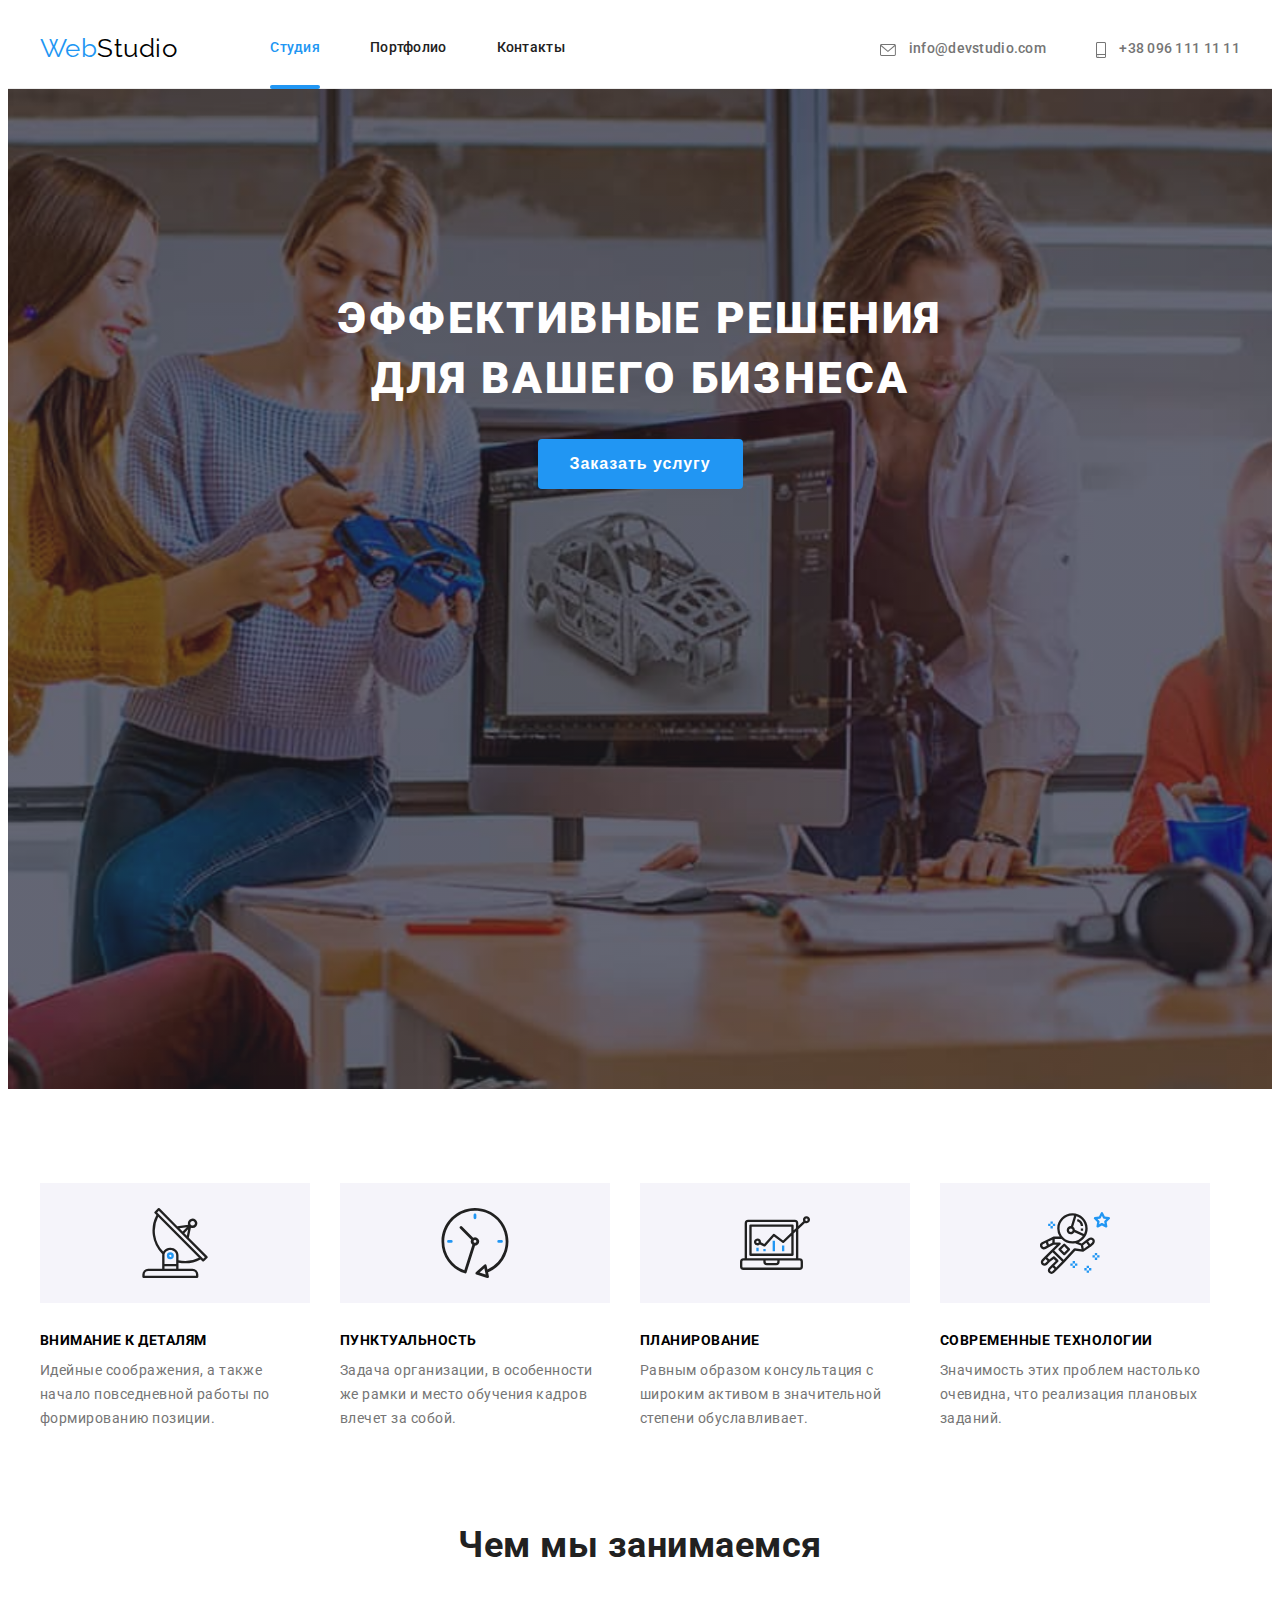
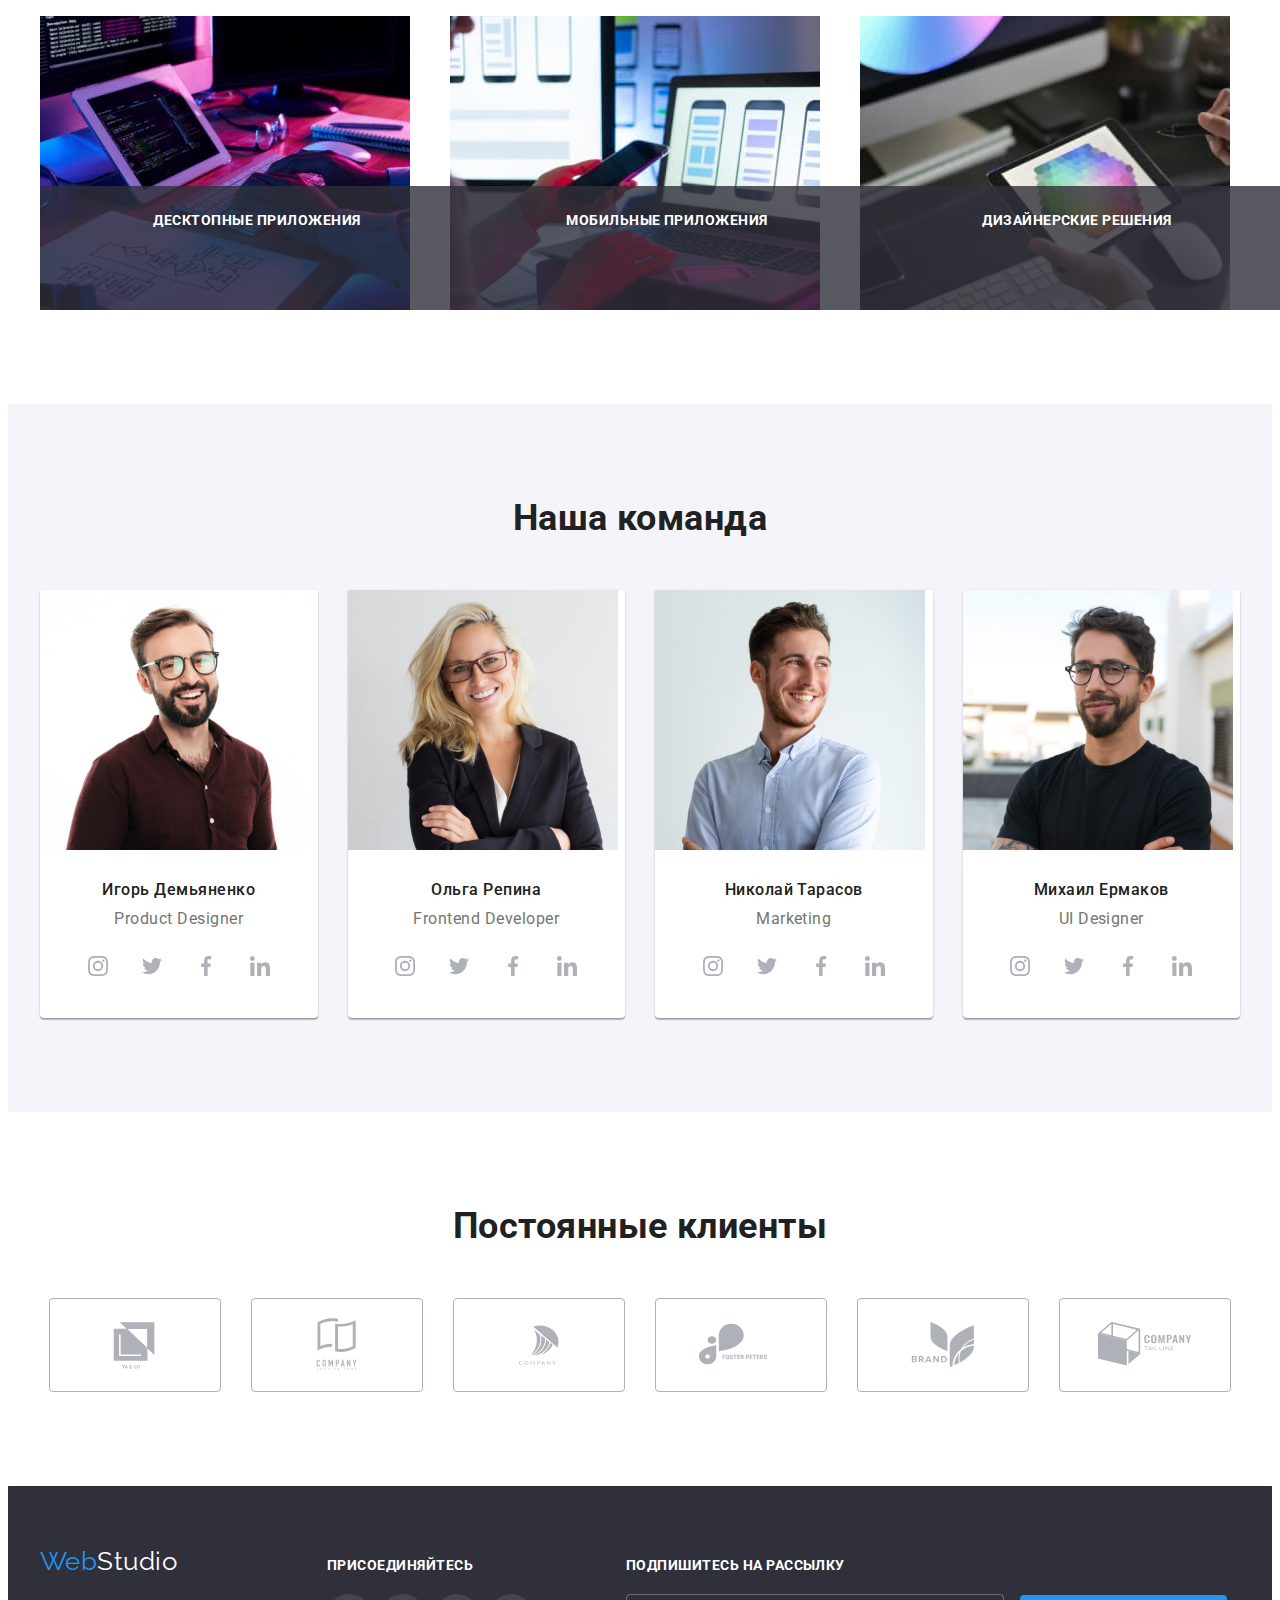
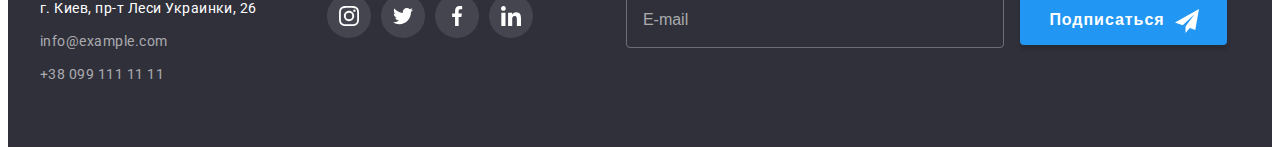
<file: index.html>
<!DOCTYPE html>
<html lang="ru">
<head>
    <meta charset="UTF-8">
    <meta http-equiv="X-UA-Compatible" content="IE=edge">
    <meta name="viewport" content="width=device-width, initial-scale=1.0">
    <title>WebStudio</title>
    <link href="https://fonts.googleapis.com/css2?family=Raleway:wght@700&family=Roboto:wght@400;500;700;900&display=swap" rel="stylesheet">
    <link rel="stylesheet" href="https://cdnjs.cloudflare.com/ajax/libs/modern-normalize/1.1.0/modern-normalize.min.css"
        integrity="sha512-wpPYUAdjBVSE4KJnH1VR1HeZfpl1ub8YT/NKx4PuQ5NmX2tKuGu6U/JRp5y+Y8XG2tV+wKQpNHVUX03MfMFn9Q=="
        crossorigin="anonymous" referrerpolicy="no-referrer" />
    <link rel="stylesheet" href="./css/main.min.css">
</head>
<body>
    <!-- ===========HEADER===========-->
    <header class="header">
        <div class="container header__wrap">
            <a href="./" class="logo header__logo link" lang="en">Web<span class="logo--black">Studio</span></a>
                <nav class="menu">
                    <ul class="menu__list list">
                        <li class="header__item"><a href="./" class="menu__link link active">Студия</a></li>
                        <li class="header__item"><a href="./portfolio.html" class="menu__link link">Портфолио</a></li>
                        <li class="header__item"><a href="./" class="menu__link link">Контакты</a></li>
                    </ul>
                </nav>
                <ul class="contacts list">
                    <li class="header__item">
                        <a href="mailto:info@devstudio.com" class=" contacts__link link" lang="en">
                            <svg class="contacts__icon header__icon" width="16" height="12">
                                <use href="./images/icons.svg#icon-posht" >
                                </use>
                            </svg> info@devstudio.com</a></li>
                    <li class="header__item">
                        <a href="tel:+380961111111" class=" contacts__link link">
                            <svg class="contacts__icon header__icon" width="10" height="16">
                                <use href="./images/icons.svg#icon-smartphone">
                                </use>
                            </svg>
                        +38 096 111 11 11
                        </a>
                    </li>
                </ul>
        </div>
    </header>
    <!-- Main unique content -->
    <main>
        <!-- Hero section -->
        <section class="hero">
            <div class="container">
                <h1 class="hero__capt">Эффективные решения для вашего бизнеса</h1>
                <button type="button" class="btn" data-modal-open>Заказать услугу</button>
            </div>
        </section>
        <!-- Section our advantage -->
        <section class="advantage">
            <div class="container">
            <h2 class="visually-hidden">Наши преимущества</h2>
                <ul class="advantage__list list">
                    <li class="advantage__item">
                        <div class="advantage__icon">
                            <svg width="70" height="70">
                                <use href="./images/icons.svg#icon-antenna"></use>
                            </svg>
                        </div>
                        <h3 class="advantage__caption">Внимание к деталям</h3>
                        <p class="advantage__text">Идейные соображения, а также начало повседневной работы по формированию позиции.</p>
                    </li>
                    <li class="advantage__item">
                        <div class="advantage__icon">
                            <svg width="70" height="70">
                                <use href="./images/icons.svg#icon-clock"></use>
                            </svg>
                        </div>
                        <h3 class="advantage__caption">Пунктуальность</h3>
                        <p class="advantage__text">Задача организации, в особенности же рамки и место обучения кадров влечет за собой.</p>
                    </li>
                    <li class="advantage__item">
                        <div class="advantage__icon">
                            <svg  width="70" height="70">
                                <use href="./images/icons.svg#icon-diagram"></use>
                            </svg>
                        </div>
                        <h3 class="advantage__caption">Планирование</h3>
                        <p class="advantage__text">Равным образом консультация с широким активом в значительной степени обуславливает.</p>
                    </li>
                    <li class="advantage__item">
                        <div class="advantage__icon">
                            <svg  width="70" height="70">
                                <use href="./images/icons.svg#icon-astronaut"></use>
                            </svg>
                        </div>
                        <h3 class="advantage__caption">Современные технологии</h3>
                        <p class="advantage__text">Значимость этих проблем настолько очевидна, что реализация плановых заданий.</p>
                    </li>
                </ul>
            </div>
        </section>
        <!-- What we do -->
        <section class="what-we-do">
            <div class="container">
                <h2 class="section-caption">Чем мы занимаемся</h2>
                <ul class="what-we-do__list list">
                    <li class="what-we-do__item">
                        <img src="./images/what-we-do/box1.jpg" alt="hand on keyboard" width="370" class="img">
                        <p class="what-we-do__text">Десктопные приложения</p>
                    </li>
                    <li class="what-we-do__item">
                        <img src="./images/what-we-do/box2.jpg" alt="phone in hand" width="370"  class="img">
                        <p class="what-we-do__text">Мобильные приложения</p>
                    </li>
                    <li class="what-we-do__item">
                        <img src="./images/what-we-do/box3.jpg" alt="laptop in hand" width="370" class="img">
                        <p class="what-we-do__text">Дизайнерские решения</p>
                    </li>
                </ul>
            </div>
        </section>
        <!-- Our Team -->
        <section class="team">
            <div class="container">
                <h2 class="section-caption">Наша команда</h2>
                <ul class="team__list list">
                    <li class="team__item">
                        <img src="./images/our-team/img1.jpg" alt="man in glases" width="270" class="img">
                        <div class="team__padding">
                            <h3 class="team__caption">Игорь Демьяненко</h3>
                            <p class="team__text" lang="en">Product Designer</p>
                            <ul class="team__soc-list list">
                                <li class="team__soc-item">
                                    <a href="" class="team__soc-link link">
                                        <svg class="team-soc-icon" width="20" height="20">
                                            <use href="./images/icons.svg#icon-instagram"></use>
                                        </svg>
                                    </a>
                                </li>
                                <li class="team__soc-item">
                                    <a href="" class="team__soc-link link">
                                        <svg class="team-soc-icon" width="20" height="20">
                                            <use href="./images/icons.svg#icon-twitter"></use>
                                        </svg>
                                    </a>
                                </li>
                                <li class="team__soc-item">
                                    <a href="" class="team__soc-link link">
                                        <svg class="team-soc-icon" width="20" height="20">
                                            <use href="./images/icons.svg#icon-facebook"></use>
                                        </svg>
                                    </a>
                                </li>
                                <li class="team__soc-item">
                                    <a href="" class="team__soc-link link">
                                        <svg class="team-soc-icon" width="20" height="20">
                                            <use href="./images/icons.svg#icon-linkedin"></use>
                                        </svg>
                                    </a>
                                </li>
                            </ul>
                        </div>
                        
                    </li>
                    <li class="team__item">
                        <img src="./images/our-team/img2.jpg" alt="woman in glases" width="270"  class="img">
                        <div class="team__padding">
                            <h3 class="team__caption">Ольга Репина</h3>
                            <p class="team__text" lang="en">Frontend Developer</p>
                            <ul class="team__soc-list list">
                                <li class="team__soc-item">
                                    <a href="" class="team__soc-link link">
                                        <svg class="team-soc-icon" width="20" height="20">
                                            <use href="./images/icons.svg#icon-instagram"></use>
                                        </svg>
                                    </a>
                                </li>
                                <li class="team__soc-item">
                                    <a href="" class="team__soc-link link">
                                        <svg class="team-soc-icon" width="20" height="20">
                                            <use href="./images/icons.svg#icon-twitter"></use>
                                        </svg>
                                    </a>
                                </li>
                                <li class="team__soc-item">
                                    <a href="" class="team__soc-link link">
                                        <svg class="team-soc-icon" width="20" height="20">
                                            <use href="./images/icons.svg#icon-facebook"></use>
                                        </svg>
                                    </a>
                                </li>
                                <li class="team__soc-item">
                                    <a href="" class="team__soc-link link">
                                        <svg class="team-soc-icon" width="20" height="20">
                                            <use href="./images/icons.svg#icon-linkedin"></use>
                                        </svg>
                                    </a>
                                </li>
                            </ul>
                        </div>
                    </li>
                    <li class="team__item">
                        <img src="./images/our-team/img3.jpg" alt="man in shirt" width="270"  class="img">
                        <div class="team__padding">
                            <h3 class="team__caption">Николай Тарасов</h3>
                            <p class="team__text" lang="en">Marketing</p>
                            <ul class="team__soc-list list">
                                <li class="team__soc-item">
                                    <a href="" class="team__soc-link link">
                                        <svg class="team-soc-icon" width="20" height="20">
                                            <use href="./images/icons.svg#icon-instagram"></use>
                                        </svg>
                                    </a>
                                </li>
                                <li class="team__soc-item">
                                    <a href="" class="team__soc-link link">
                                        <svg class="team-soc-icon" width="20" height="20">
                                            <use href="./images/icons.svg#icon-twitter"></use>
                                        </svg>
                                    </a>
                                </li>
                                <li class="team__soc-item">
                                    <a href="" class="team__soc-link link">
                                        <svg class="team-soc-icon" width="20" height="20">
                                            <use href="./images/icons.svg#icon-facebook"></use>
                                        </svg>
                                    </a>
                                </li>
                                <li class="team__soc-item">
                                    <a href="" class="team__soc-link link">
                                        <svg class="team-soc-icon" width="20" height="20">
                                            <use href="./images/icons.svg#icon-linkedin"></use>
                                        </svg>
                                    </a>
                                </li>
                            </ul>
                        </div>
                    </li>
                    <li class="team__item">
                        <img src="./images/our-team/img4.jpg" alt="main in t-shirt" width="270"  class="img">
                        <div class="team__padding">
                            <h3 class="team__caption">Михаил Ермаков</h3>
                            <p  class="team__text" lang="en">UI Designer</p>
                            <ul class="team__soc-list list">
                                <li class="team__soc-item">
                                    <a href="" class="team__soc-link link">
                                        <svg class="team-soc-icon" width="20" height="20">
                                            <use href="./images/icons.svg#icon-instagram"></use>
                                        </svg>
                                    </a>
                                </li>
                                <li class="team__soc-item">
                                    <a href="" class="team__soc-link link">
                                        <svg class="team-soc-icon" width="20" height="20">
                                            <use href="./images/icons.svg#icon-twitter"></use>
                                        </svg>
                                    </a>
                                </li>
                                <li class="team__soc-item">
                                    <a href="" class="team__soc-link link">
                                        <svg class="team-soc-icon" width="20" height="20">
                                            <use href="./images/icons.svg#icon-facebook"></use>
                                        </svg>
                                    </a>
                                </li>
                                <li class="team__soc-item">
                                    <a href="" class="team__soc-link link">
                                        <svg class="team-soc-icon" width="20" height="20">
                                            <use href="./images/icons.svg#icon-linkedin"></use>
                                        </svg>
                                    </a>
                                </li>
                            </ul>
                        </div>
                    </li>
                </ul>
            </div>
        </section>
        <!-- Regular customers -->
        <section class="customers">
            <div class="container">
                <h2 class="section-caption">Постоянные клиенты</h2>
                <ul class="customers__list list">
                    <li class="customers__item">
                        <a href="" class="customers__link link">
                            <svg class="clients-icon" width="106" height="60">
                                <use href="./images/icons.svg#icon-client-logo1"></use>
                            </svg>
                        </a>
                    </li>
                    <li class="customers__item">
                        <a href="" class="customers__link link">
                            <svg class="clients-icon" width="106" height="60">
                                <use href="./images/icons.svg#icon-client-logo2"></use>
                            </svg>
                        </a>
                    </li>
                    <li class="customers__item">
                        <a href="" class="customers__link link">
                            <svg class="clients-icon" width="106" height="60">
                                <use href="./images/icons.svg#icon-client-logo3"></use>
                            </svg>
                        </a>
                    </li>
                    <li class="customers__item">
                        <a href="" class="customers__link link">
                            <svg class="clients-icon" width="106" height="60">
                                <use href="./images/icons.svg#icon-client-logo4"></use>
                            </svg>
                        </a>
                    </li>
                    <li class="customers__item">
                        <a href="" class="customers__link link">
                            <svg class="clients-icon" width="106" height="60">
                                <use href="./images/icons.svg#icon-client-logo5"></use>
                            </svg>
                        </a>
                    </li>
                    <li class="customers__item">
                        <a href="" class="customers__link link">
                            <svg class="clients-icon" width="106" height="60">
                                <use href="./images/icons.svg#icon-client-logo6"></use>
                            </svg>
                        </a>
                    </li>
                </ul>
            </div>
        </section>
    </main>
    <!-- Footer -->
    <footer class="footer">
        <div class="container footer__wrap">
            <div>
                <a href="./" class="logo footer__logo link" lang="en">Web<span class="logo--white">Studio</span></a>
                <address class="adress">    
                <ul class="list">
                    <li class="adress__item"><a href="https://goo.gl/maps/gdu9YAMxJbdQwpBC7" 
                    target="_blank" rel="noreferrer noopener nofollow" class="adress__link adress__link--white link">г. Киев, пр-т Леси Украинки, 26</a></li>
                    <li class="adress__item"><a href="mailto:info@example.com" class="adress__link link" lang="en">info@example.com</a></li>
                    <li class="adress__item"><a href="tel:+380991111111" class="adress__link link">+38 099 111 11 11</a></li>
                </ul>
                </address>
            </div>
            <div class="join footer__join">
                <p class="join__title">присоединяйтесь</p>
                <ul class="join__list list">
                    <li class="join__item">
                        <a href="" class="join__link link">
                            <svg width="20" height="20">
                                <use href="./images/icons.svg#icon-instagram"></use>
                            </svg>
                        </a>
                    </li>
                    <li class="join__item" >
                        <a href="" class="join__link link">
                            <svg width="20" height="20">
                                <use href="./images/icons.svg#icon-twitter"></use>
                            </svg>
                        </a>
                    </li>
                    <li class="join__item">
                        <a href="" class="join__link link">
                            <svg width="20" height="20">
                                <use href="./images/icons.svg#icon-facebook"></use>
                            </svg>
                        </a>
                    </li>
                    <li class="join__item">
                        <a href="" class="join__link link">
                            <svg width="20" height="20">
                                <use href="./images/icons.svg#icon-linkedin"></use>
                            </svg>
                        </a>
                    </li>
                </ul>
            </div>
            <form class="subscribe footer__subscribe">
                <p class="subscribe__title">Подпишитесь на рассылку</p>
                <input type="email" name="email" class="subscribe__input" placeholder="E-mail">
                <button type="submit" class="subscribe__btn footer__btn btn">Подписаться<svg class="subscribe__send footer__send" width="24" height="24">
                        <use href="./images/icons.svg#icon-icon-send"></use>
                    </svg>
                </button>
            </form>
        </div>
    </footer>
    <div class="backdrop is-hidden" data-modal>
        <div class="modal">
            <button type="button" class="modal__icon-close">
                <svg width="18" height="18" data-modal-close>
                    <use href="./images/icons.svg#icon-close"></use>
                </svg>
            </button>
            <form class="feedback">
                <p class="feedback__title">Оставьте свои данные, мы вам перезвоним</p>
                <label for="name" class="feedback__label">Имя</label>
                <div class="feedback__wrap">
                <input type="text" name="name" id="name" class="feedback__input">
                    <svg class="feedback__icon" width="18" height="18">
                        <use href="./images/icons.svg#icon-person"></use>
                    </svg>
                </div>
                <label for="phone" class="feedback__label">Телефон</label>
                    <div class="feedback__wrap">
                        <input type="tel" name="phone" id="phone" class="feedback__input">
                        <svg class="feedback__icon" width="18" height="18">
                            <use href="./images/icons.svg#icon-phone"></use>
                        </svg>
                    </div> 
                <label for="email" class="feedback__label">Почта</label>
                    <div class="feedback__wrap">
                        <input type="email" name="email" id="email" class="feedback__input">
                        <svg class="feedback__icon" width="18" height="18">
                            <use href="./images/icons.svg#icon-email"></use>
                        </svg>
                    </div>
                <label for="user-text" class="feedback__label">Комментарий</label>
                <textarea 
                name="user-text" 
                id="user-text"
                class="feedback__text"
                placeholder="Введите текст"
                ></textarea>
                <input type="checkbox" name="form-check" id="form-check" class="checkbox visually-hidden">
                <label for="form-check" class="checkbox__label">
                    <span class="checkbox__wrap">
                        <svg class="checkbox__icon" width="16" height="15">
                            <use href="./images/icons.svg#icon-cheked"></use>
                        </svg>
                    </span>
                    Соглашаюсь с рассылкой и принимаю &nbsp;
                    <a href="#" class="checkbox__link">Условия договора</a>
                </label>
                <button type="submit" class="btn feedback__btn">Отправить</button>
            </form>
        </div>
    </div>
    <script src="./js/modal.js"></script>
</body>
</html>
</file>
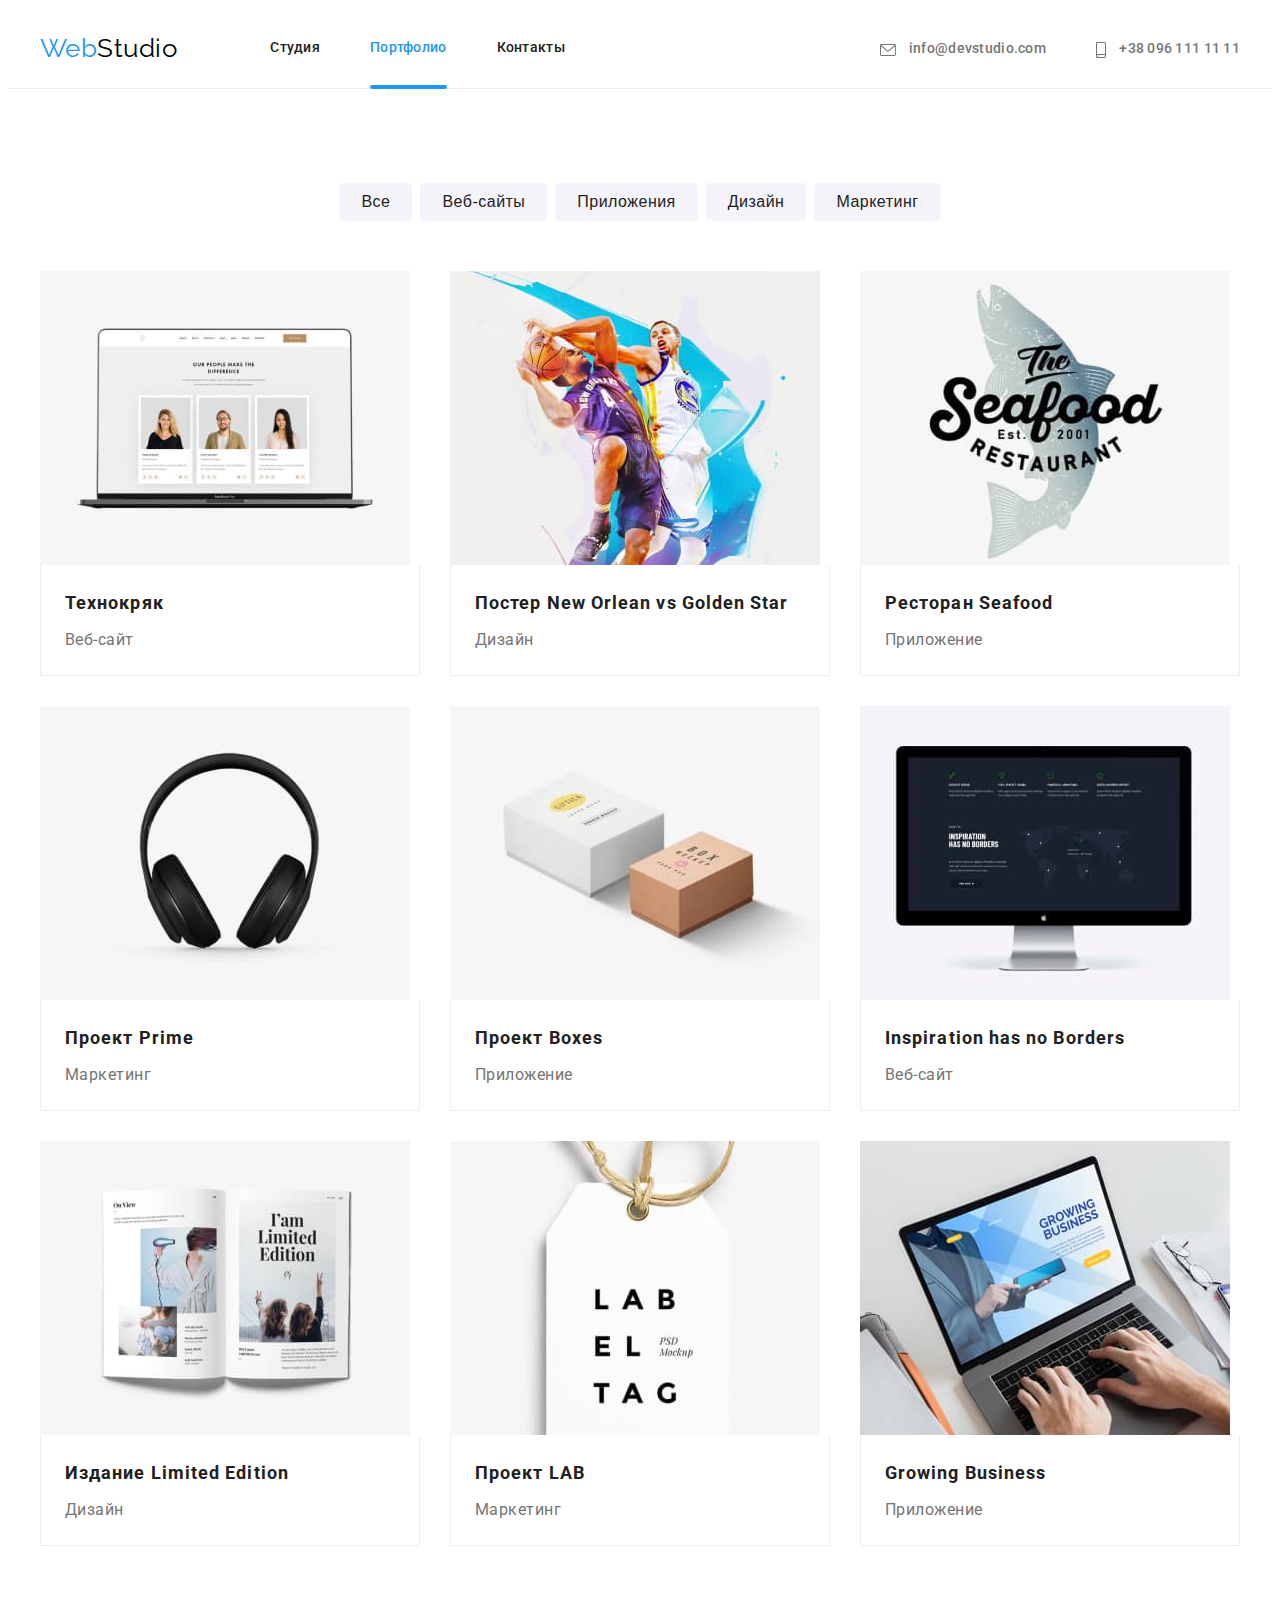
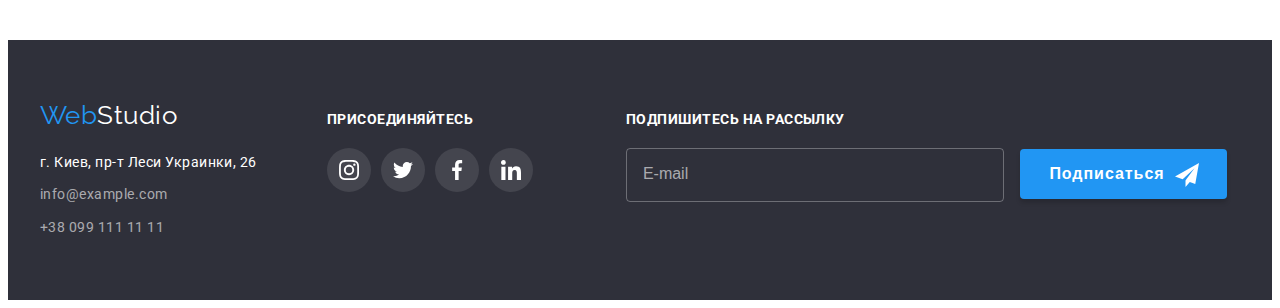
<file: portfolio.html>
<!DOCTYPE html>
<html lang="ru">
<head>
    <meta charset="UTF-8">
    <meta http-equiv="X-UA-Compatible" content="IE=edge">
    <meta name="viewport" content="width=device-width, initial-scale=1.0">
    <title>Portfolio</title>
    <link href="https://fonts.googleapis.com/css2?family=Raleway:wght@700&family=Roboto:wght@400;500;700;900&display=swap" rel="stylesheet">
    <link rel="stylesheet" href="https://cdnjs.cloudflare.com/ajax/libs/modern-normalize/1.1.0/modern-normalize.min.css"
        integrity="sha512-wpPYUAdjBVSE4KJnH1VR1HeZfpl1ub8YT/NKx4PuQ5NmX2tKuGu6U/JRp5y+Y8XG2tV+wKQpNHVUX03MfMFn9Q=="
        crossorigin="anonymous" referrerpolicy="no-referrer" />
    <link rel="stylesheet" href="./css/portfolio.min.css">
</head>
<body>
    <!-- ===========HEADER===========-->
    <header class="header">
        <div class="container header__wrap">
            <a href="./" class="logo header__logo link" lang="en">Web<span class="logo--black">Studio</span></a>
            <nav class="menu">
                <ul class="menu__list list">
                    <li class="header__item"><a href="./" class="menu__link link">Студия</a></li>
                    <li class="header__item"><a href="./portfolio.html" class="menu__link link active">Портфолио</a></li>
                    <li class="header__item"><a href="./" class="menu__link link">Контакты</a></li>
                </ul>
            </nav>
            <ul class="contacts list">
                <li class="header__item">
                    <a href="mailto:info@devstudio.com" class=" contacts__link link" lang="en">
                        <svg class="contacts__icon header__icon" width="16" height="12">
                            <use href="./images/icons.svg#icon-posht">
                            </use>
                        </svg> info@devstudio.com</a>
                </li>
                <li class="header__item">
                    <a href="tel:+380961111111" class=" contacts__link link">
                        <svg class="contacts__icon header__icon" width="10" height="16">
                            <use href="./images/icons.svg#icon-smartphone">
                            </use>
                        </svg>
                        +38 096 111 11 11
                    </a>
                </li>
            </ul>
        </div>
    </header>
    <!-- Main unique content -->
    <main>
        <!-- Section 1 Our Works -->
        <section class="works">
            <div class="container">
                <h1 class="visually-hidden">Наши работы</h1>
                <ul class="works__list list">
                    <li class="works__item"><button type="button" class="works__btn">Все</button></li>
                    <li class="works__item"><button type="button" class="works__btn">Веб-сайты</button></li>
                    <li class="works__item"><button type="button" class="works__btn">Приложения</button></li>
                    <li class="works__item"><button type="button" class="works__btn">Дизайн</button></li>
                    <li class="works__item"><button type="button" class="works__btn">Маркетинг</button></li>
                </ul>
                <ul class="gallery list">
                    <li class="gallery__item">
                        <a href="./portfolio.html" class="gallery__link link">
                            <div class="gallery__wrap">
                                <img src="./images/partfolio/img1.jpg" alt="Веб-сайт на ноутбуке" width="370" class="img">
                                <p class="gallery__cover-text">Ресурс предлагает комплексные предложения с разным уровнем функционала и сервисов. Все это позволит посетителю получить
                                исчерпывающие сведения о компании или частном лице.</p>
                            </div>
                            <div class="gallery__ptext">
                                <h2 class="gallery__capt">Технокряк</h2>
                                <p  class="gallery__text">Веб-сайт</p>
                            </div>
                        </a>
                    </li>
                    <li class="gallery__item">
                        <a href="./portfolio.html" class="gallery__link link"> 
                            <div class="gallery__wrap">
                                <img src="./images/partfolio/img2.jpg" alt="Блок в баскетболе" width="370" class="img">
                                <p class="gallery__cover-text">Ресурс предлагает комплексные предложения с разным уровнем функционала и сервисов. Все это позволит посетителю получить исчерпывающие сведения о компании или частном лице.</p>
                            </div>
                            <div class="gallery__ptext">
                                <h2 class="gallery__capt">Постер New Orlean vs Golden Star</h2>
                                <p  class="gallery__text">Дизайн</p>
                            </div>
                        </a>
                    </li>
                    <li class="gallery__item">
                        <a href="./portfolio.html" class="gallery__link link">
                            <div class="gallery__wrap">
                                <img src="./images/partfolio/img3.jpg" alt="Рыба и надпись" width="370" class="img">
                                <p class="gallery__cover-text">Ресурс предлагает комплексные предложения с разным уровнем функционала и сервисов. Все это позволит посетителю получить исчерпывающие сведения о компании или частном лице.</p>
                            </div>
                            <div class="gallery__ptext">
                                <h2 class="gallery__capt">Ресторан Seafood</h2>
                                <p  class="gallery__text">Приложение</p>
                            </div>
                        </a>
                    </li>
                    <li class="gallery__item">
                        <a href="./portfolio.html" class="gallery__link link">
                            <div class="gallery__wrap">
                                <img src="./images/partfolio/img4.jpg" alt="Наушники" width="370" class="img">
                                <p class="gallery__cover-text">Ресурс предлагает комплексные предложения с разным уровнем функционала и сервисов. Все это позволит посетителю получить исчерпывающие сведения о компании или частном лице.</p>
                            </div>
                            <div class="gallery__ptext">
                                <h2 class="gallery__capt">Проект Prime</h2>
                                <p  class="gallery__text">Маркетинг</p>
                            </div>
                        </a>
                    </li>
                    <li class="gallery__item">
                        <a href="./portfolio.html" class="gallery__link link">
                            <div class="gallery__wrap">
                                <img src="./images/partfolio/img5.jpg" alt="Белая и коричневая коробка" width="370" class="img">
                                <p class="gallery__cover-text">Ресурс предлагает комплексные предложения с разным уровнем функционала и сервисов. Все это позволит посетителю получить исчерпывающие сведения о компании или частном лице.</p>
                            </div>
                            <div class="gallery__ptext">
                                <h2 class="gallery__capt">Проект Boxes</h2>
                                <p  class="gallery__text">Приложение</p>
                            </div>
                        </a>
                    </li>
                    <li class="gallery__item">
                        <a href="./portfolio.html" class="gallery__link link">
                            <div class="gallery__wrap">
                                <img src="./images/partfolio/img6.jpg" alt="Сайт на мониторе" width="370" class="img">
                                <p class="gallery__cover-text">Ресурс предлагает комплексные предложения с разным уровнем функционала и сервисов. Все это позволит посетителю получить исчерпывающие сведения о компании или частном лице.</p>
                            </div>
                            <div class="gallery__ptext">
                                <h2 class="gallery__capt">Inspiration has no Borders</h2>
                                <p  class="gallery__text">Веб-сайт</p>
                            </div>
                        </a>
                    </li>
                    <li class="gallery__item">
                        <a href="./portfolio.html" class="gallery__link link">
                            <div class="gallery__wrap">
                                <img src="./images/partfolio/img7.jpg" alt="Открытый журнал" width="370" class="img">
                                <p class="gallery__cover-text">Ресурс предлагает комплексные предложения с разным уровнем функционала и сервисов. Все это позволит посетителю получить исчерпывающие сведения о компании или частном лице.</p>
                            </div>
                            <div class="gallery__ptext">
                                <h2 class="gallery__capt">Издание Limited Edition</h2>
                                <p  class="gallery__text">Дизайн</p>
                            </div>
                        </a>
                    </li>
                    <li class="gallery__item">
                        <a href="./portfolio.html" class="gallery__link link">
                            <div class="gallery__wrap">
                                <img src="./images/partfolio/img8.jpg" alt="Бирка с подписью" width="370" class="img">
                                <p class="gallery__cover-text">Ресурс предлагает комплексные предложения с разным уровнем функционала и сервисов. Все это позволит посетителю получить исчерпывающие сведения о компании или частном лице.</p>
                            </div>
                            <div class="gallery__ptext">
                                <h2 class="gallery__capt">Проект LAB</h2>
                                <p class="gallery__text">Маркетинг</p>
                            </div>
                        </a>
                    </li>
                    <li class="gallery__item">
                        <a href="./portfolio.html" class="gallery__link link">
                            <div class="gallery__wrap">
                                <img src="./images/partfolio/img9.jpg" alt="Пальцы на клавиатуре ноутбука" width="370" class="img">
                                <p class="gallery__cover-text">Ресурс предлагает комплексные предложения с разным уровнем функционала и сервисов. Все это позволит посетителю получить исчерпывающие сведения о компании или частном лице.</p>
                            </div>
                            <div class="gallery__ptext">
                                <h2 class="gallery__capt">Growing Business</h2>
                                <p class="gallery__text">Приложение</p>
                            </div>
                        </a>
                    </li>
                </ul>
            </div>
        </section>

    </main>
    <!-- Footer -->
    <footer class="footer">
        <div class="container footer__wrap">
            <div>
                <a href="./" class="logo footer__logo link" lang="en">Web<span class="logo--white">Studio</span></a>
                <address class="adress">
                    <ul class="list">
                        <li class="adress__item"><a href="https://goo.gl/maps/gdu9YAMxJbdQwpBC7" target="_blank"
                                rel="noreferrer noopener nofollow" class="adress__link adress__link--white link">г. Киев,
                                пр-т Леси Украинки, 26</a></li>
                        <li class="adress__item"><a href="mailto:info@example.com" class="adress__link link"
                                lang="en">info@example.com</a></li>
                        <li class="adress__item"><a href="tel:+380991111111" class="adress__link link">+38 099 111 11 11</a>
                        </li>
                    </ul>
                </address>
            </div>
            <div class="join footer__join">
                <p class="join__title">присоединяйтесь</p>
                <ul class="join__list list">
                    <li class="join__item">
                        <a href="" class="join__link link">
                            <svg width="20" height="20">
                                <use href="./images/icons.svg#icon-instagram"></use>
                            </svg>
                        </a>
                    </li>
                    <li class="join__item">
                        <a href="" class="join__link link">
                            <svg width="20" height="20">
                                <use href="./images/icons.svg#icon-twitter"></use>
                            </svg>
                        </a>
                    </li>
                    <li class="join__item">
                        <a href="" class="join__link link">
                            <svg width="20" height="20">
                                <use href="./images/icons.svg#icon-facebook"></use>
                            </svg>
                        </a>
                    </li>
                    <li class="join__item">
                        <a href="" class="join__link link">
                            <svg width="20" height="20">
                                <use href="./images/icons.svg#icon-linkedin"></use>
                            </svg>
                        </a>
                    </li>
                </ul>
            </div>
            <form class="subscribe footer__subscribe">
                <p class="subscribe__title">Подпишитесь на рассылку</p>
                <input type="email" name="email" class="subscribe__input" placeholder="E-mail">
                <button type="submit" class="subscribe__btn footer__btn btn">Подписаться<svg
                        class="subscribe__send footer__send" width="24" height="24">
                        <use href="./images/icons.svg#icon-icon-send"></use>
                    </svg>
                </button>
            </form>
        </div>
    </footer>
</body>
</html>
</file>
<file: css/main.min.css>
.visually-hidden{position:absolute;white-space:nowrap;width:1px;height:1px;overflow:hidden;border:0;padding:0;clip:rect(0 0 0 0);clip-path:inset(50%);margin:-1px}body{font-family:"Roboto",sans-serif;letter-spacing:.03em}.link{text-decoration:none}.list{list-style-type:none}h1,h2,h3,h4,h5,h6,p,ul{margin:0;padding:0}.img{display:block;max-width:100%;height:auto}.container{width:1200px;padding-left:15px;padding-right:15px;margin-left:auto;margin-right:auto}.logo{color:#2196f3;font-family:"Raleway",sans-serif;font-size:26px;line-height:1.19}.logo--black{color:#000}.logo--white{color:#fff}.header{border-bottom:1px solid #ececec}.header__wrap{display:flex;align-items:center}.header__item:not(:last-child){margin-right:50px}.header__logo{margin-right:93px}.menu__list{display:flex}.menu__link{transition:color 250ms cubic-bezier(0.4, 0, 0.2, 1);display:block;padding-top:32px;padding-bottom:32px;font-weight:500;font-size:14px;line-height:1.14;letter-spacing:.02em;color:#212121}.menu__link:hover,.menu__link:focus{color:#2196f3}.active{color:#2196f3;position:relative}.active::after{content:"";position:absolute;bottom:-1px;left:0;width:100%;height:4px;border-radius:2px;background-color:#2196f3}.contacts{display:flex;margin-left:auto;align-items:center}.contacts__link:hover,.contacts__link:focus{color:#2196f3}.contacts__link{transition:color 250ms cubic-bezier(0.4, 0, 0.2, 1);padding-top:32px;padding-bottom:32px;font-weight:500;font-size:14px;line-height:1.14;letter-spacing:.02em;color:#757575}.contacts__icon{fill:currentColor;vertical-align:middle}.header__icon{margin-right:10px}.btn{transition:background-color 250ms cubic-bezier(0.4, 0, 0.2, 1);border-radius:4px;border:rgba(0,0,0,0);padding:10px 32px;min-width:200px;font-weight:700;font-size:16px;line-height:1.87;letter-spacing:.06em;cursor:pointer;background-color:#2196f3;color:#fff}.btn:hover,.btn:focus{background-color:#188ce8}.adress__item:not(:last-child){margin-bottom:9px}.adress__link{transition:color 250ms cubic-bezier(0.4, 0, 0.2, 1);display:inline-block;font-style:normal;font-weight:400;font-size:14px;line-height:1.71;color:rgba(255,255,255,.6)}.adress__link:hover,.adress__link:focus{color:#2196f3}.adress__link--white{color:#fff}.footer__join{margin-left:70px}.join__title{font-weight:700;font-size:14px;line-height:1.14;text-transform:uppercase;color:#fff;margin-bottom:20px}.join__list{display:flex;justify-content:center;align-items:center}.join__item+.join__item{margin-left:10px}.join__link{transition:background-color 250ms cubic-bezier(0.4, 0, 0.2, 1);width:44px;height:44px;background-color:rgba(255,255,255,.1);border-radius:50%;display:flex;justify-content:center;align-items:center;fill:#fff}.join__link:hover,.join__link:focus{background-color:#2196f3}.subscribe__title{display:flex;font-weight:700;font-size:14px;line-height:1.14;text-transform:uppercase;color:#fff;margin-bottom:20px}.subscribe__input{padding-left:16px;width:358px;height:50px;background-color:rgba(0,0,0,0);outline:none;border:1px solid rgba(255,255,255,.3);border-radius:4px;color:rgba(255,255,255,.6)}.subscribe__input::placeholder{font-size:16px;line-height:1.25;color:rgba(255,255,255,.6)}.footer__btn{margin-left:12px}.subscribe__btn{padding-left:29px;padding-right:28px;fill:currentColor;box-shadow:0px 4px 4px rgba(0,0,0,.15)}.footer__send{margin-left:10px}.subscribe__send{vertical-align:middle}.backdrop{position:fixed;top:0;width:100%;height:100%;background:rgba(0,0,0,.2);transition:opacity 1000ms,visibility 1000ms,transform 1000ms}.is-hidden{opacity:0;pointer-events:none;visibility:hidden}.modal{position:absolute;top:50%;left:50%;transform:rotateY(360deg) rotateX(360deg) translate(-50%, -50%) scale(1);transition:transform 1000ms;width:528px;min-height:581px;background-color:#fff;box-shadow:0px 1px 3px rgba(0,0,0,.12),0px 1px 1px rgba(0,0,0,.14),0px 2px 1px rgba(0,0,0,.2);border-radius:4px}.backdrop.is-hidden .modal{top:50%;left:50%;transform:rotateY(180deg) rotateX(0) translate(-50%, -50%) scale(0.1)}.modal__icon-close:focus,.modal__icon-close:hover{fill:#2196f3}.modal__icon-close{position:absolute;top:8px;right:8px;width:30px;height:30px;padding:5px;border:1px solid rgba(0,0,0,.1);border-radius:50%;cursor:pointer;background-color:rgba(0,0,0,0);transition:fill 250ms cubic-bezier(0.4, 0, 0.2, 1)}.section-caption{margin-bottom:50px;font-size:36px;line-height:1.16;text-align:center;color:#212121}.feedback{padding:40px}.feedback__input:focus{border-color:#2196f3}.feedback__text::placeholder{font-size:14px;line-height:1.14;letter-spacing:.01em;color:rgba(117,117,117,.5)}.feedback__title{margin-bottom:12px;font-weight:700;font-size:20px;line-height:1.15;color:#212121}.feedback__label{font-size:12px;line-height:1.16;letter-spacing:.01em;color:#757575}.feedback__wrap{position:relative;margin-bottom:12px}.feedback__input{width:100%;height:40px;border:1px solid rgba(33,33,33,.2);border-radius:4px;padding-left:32px;cursor:pointer;background-color:rgba(0,0,0,0);outline:none}.feedback__icon{position:absolute;top:50%;transform:translateY(-50%);left:12px}.feedback__input:focus+.feedback__icon{fill:#2196f3}.feedback__text{width:100%;min-height:120px;border:1px solid rgba(33,33,33,.2);border-radius:4px;padding:12px 16px;background-color:rgba(0,0,0,0);cursor:pointer;outline:none;resize:none}.feedback__btn{display:block;margin:0 auto}.checkbox__label,.checkbox__link{display:flex;align-items:center;justify-content:center;font-size:14px;line-height:1.71;color:#757575}.checkbox__link{color:#2196f3}.checkbox__label{margin-top:20px;margin-bottom:20px}.checkbox__wrap{content:"";width:16px;height:15px;margin-right:8px;border:2px solid #212121;border-radius:2px;display:flex;align-items:center;justify-content:center}.checkbox:checked+.checkbox__label .checkbox__wrap{background-color:#2196f3;border:none}.checkbox__icon{fill:rgba(0,0,0,0);cursor:pointer}.checkbox:checked+.checkbox__label .checkbox__icon{fill:#eee}.hero{max-width:1600px;height:600px;background-color:#c4c4c4;background-image:linear-gradient(rgba(47, 48, 58, 0.4), rgba(47, 48, 58, 0.4)),url(../images/hero-bg.jpg);background-repeat:no-repeat;background-position:center;background-size:cover;margin-right:auto;margin-left:auto;padding-top:200px;padding-bottom:200px;text-align:center}.hero__capt{max-width:700px;margin-right:auto;margin-bottom:30px;margin-left:auto;font-weight:900;font-size:44px;line-height:1.36;letter-spacing:.06em;text-transform:uppercase;color:#fff}.advantage{padding-top:94px}.advantage__list{display:flex}.advantage__item:not(:last-child){margin-right:30px}.advantage__icon{display:flex;justify-content:center;align-items:center;width:270px;height:120px;background-color:#f5f4fa}.advantage__caption{margin-top:30px;margin-bottom:10px;font-size:14px;line-height:1.14;text-transform:uppercase;color:var(--main-text)}.advantage__text{max-width:270px;font-weight:400;font-size:14px;line-height:1.71;color:#757575}.what-we-do{padding-top:94px;padding-bottom:94px}.what-we-do__list{display:flex;margin-right:-30px}.what-we-do__item{position:relative;flex-basis:calc(33.3333333333% - 30px);margin-right:30px}.what-we-do__text{position:absolute;bottom:0;width:100%;height:70px;padding:27px;font-weight:700;font-size:14px;line-height:1.14;text-align:center;text-transform:uppercase;background-color:rgba(47,48,58,.8);color:#fff}.team{background-color:#f5f4fa;padding-top:94px;padding-bottom:94px}.team__soc-link:hover,.team__soc-link:focus{background-color:#2196f3;fill:#fff}.team__list{display:flex;margin-right:-30px}.team__item{flex-basis:calc(25% - 30px);margin-right:30px;width:270px;height:428px;background-color:#fff;border-radius:0px 0px 4px 4px;box-shadow:0px 1px 3px rgba(0,0,0,.12),0px 1px 1px rgba(0,0,0,.14),0px 2px 1px rgba(0,0,0,.2)}.team__padding{text-align:center;padding:30px}.team__caption{color:#212121;font-weight:500;font-size:16px;line-height:1.19;margin-bottom:10px}.team__text{color:#757575;font-weight:400;font-size:16px;line-height:1.19;margin-bottom:16px}.team__soc-list{display:flex;justify-content:center}.team__soc-item+.team__soc-item{margin-left:10px}.team__soc-link{transition:background-color 250ms cubic-bezier(0.4, 0, 0.2, 1),fill 250ms cubic-bezier(0.4, 0, 0.2, 1);width:44px;height:44px;background-color:#fff;border-radius:50%;display:flex;justify-content:center;align-items:center;fill:#afb1b8}.customers{background-color:#fff;padding-top:94px;padding-bottom:94px}.customers__link:hover{fill:#2196f3;border:1px solid #2196f3}.customers__list{display:flex;justify-content:center}.customers__item+.customers__item{margin-left:30px}.customers__link{transition:fill 250ms cubic-bezier(0.4, 0, 0.2, 1),border 250ms cubic-bezier(0.4, 0, 0.2, 1);width:170px;height:92px;border:1px solid #afb1b8;border-radius:4px;display:flex;justify-content:center;align-items:center;fill:#afb1b8}.footer{background-color:#2f303a;padding-top:60px;padding-bottom:60px}.footer__wrap{display:flex;align-items:baseline}.footer__logo{display:block;margin-bottom:20px}.footer__subscribe{margin-left:93px}/*# sourceMappingURL=main.min.css.map */
</file>
<file: css/portfolio.min.css>
.visually-hidden{position:absolute;white-space:nowrap;width:1px;height:1px;overflow:hidden;border:0;padding:0;clip:rect(0 0 0 0);clip-path:inset(50%);margin:-1px}body{font-family:"Roboto",sans-serif;letter-spacing:.03em}.link{text-decoration:none}.list{list-style-type:none}h1,h2,h3,h4,h5,h6,p,ul{margin:0;padding:0}.img{display:block;max-width:100%;height:auto}.container{width:1200px;padding-left:15px;padding-right:15px;margin-left:auto;margin-right:auto}.logo{color:#2196f3;font-family:"Raleway",sans-serif;font-size:26px;line-height:1.19}.logo--black{color:#000}.logo--white{color:#fff}.header{border-bottom:1px solid #ececec}.header__wrap{display:flex;align-items:center}.header__item:not(:last-child){margin-right:50px}.header__logo{margin-right:93px}.menu__list{display:flex}.menu__link{transition:color 250ms cubic-bezier(0.4, 0, 0.2, 1);display:block;padding-top:32px;padding-bottom:32px;font-weight:500;font-size:14px;line-height:1.14;letter-spacing:.02em;color:#212121}.menu__link:hover,.menu__link:focus{color:#2196f3}.active{color:#2196f3;position:relative}.active::after{content:"";position:absolute;bottom:-1px;left:0;width:100%;height:4px;border-radius:2px;background-color:#2196f3}.contacts{display:flex;margin-left:auto;align-items:center}.contacts__link:hover,.contacts__link:focus{color:#2196f3}.contacts__link{transition:color 250ms cubic-bezier(0.4, 0, 0.2, 1);padding-top:32px;padding-bottom:32px;font-weight:500;font-size:14px;line-height:1.14;letter-spacing:.02em;color:#757575}.contacts__icon{fill:currentColor;vertical-align:middle}.header__icon{margin-right:10px}.btn{transition:background-color 250ms cubic-bezier(0.4, 0, 0.2, 1);border-radius:4px;border:rgba(0,0,0,0);padding:10px 32px;min-width:200px;font-weight:700;font-size:16px;line-height:1.87;letter-spacing:.06em;cursor:pointer;background-color:#2196f3;color:#fff}.btn:hover,.btn:focus{background-color:#188ce8}.adress__item:not(:last-child){margin-bottom:9px}.adress__link{transition:color 250ms cubic-bezier(0.4, 0, 0.2, 1);display:inline-block;font-style:normal;font-weight:400;font-size:14px;line-height:1.71;color:rgba(255,255,255,.6)}.adress__link:hover,.adress__link:focus{color:#2196f3}.adress__link--white{color:#fff}.footer__join{margin-left:70px}.join__title{font-weight:700;font-size:14px;line-height:1.14;text-transform:uppercase;color:#fff;margin-bottom:20px}.join__list{display:flex;justify-content:center;align-items:center}.join__item+.join__item{margin-left:10px}.join__link{transition:background-color 250ms cubic-bezier(0.4, 0, 0.2, 1);width:44px;height:44px;background-color:rgba(255,255,255,.1);border-radius:50%;display:flex;justify-content:center;align-items:center;fill:#fff}.join__link:hover,.join__link:focus{background-color:#2196f3}.subscribe__title{display:flex;font-weight:700;font-size:14px;line-height:1.14;text-transform:uppercase;color:#fff;margin-bottom:20px}.subscribe__input{padding-left:16px;width:358px;height:50px;background-color:rgba(0,0,0,0);outline:none;border:1px solid rgba(255,255,255,.3);border-radius:4px;color:rgba(255,255,255,.6)}.subscribe__input::placeholder{font-size:16px;line-height:1.25;color:rgba(255,255,255,.6)}.footer__btn{margin-left:12px}.subscribe__btn{padding-left:29px;padding-right:28px;fill:currentColor;box-shadow:0px 4px 4px rgba(0,0,0,.15)}.footer__send{margin-left:10px}.subscribe__send{vertical-align:middle}.works{padding-top:94px;padding-bottom:94px}.works__btn:hover,.works__btn:focus{background:#2196f3;color:#fff;box-shadow:0px 3px 1px rgba(0,0,0,.1),0px 1px 2px rgba(0,0,0,.08),0px 2px 2px rgba(0,0,0,.12)}.works__list{display:flex;margin-bottom:50px;justify-content:center}.works__item:not(:last-child){margin-right:8px}.works__btn{transition:background 250ms cubic-bezier(0.4, 0, 0.2, 1),color 250ms cubic-bezier(0.4, 0, 0.2, 1),box-shadow 250ms cubic-bezier(0.4, 0, 0.2, 1);padding-top:6px;padding-right:22px;padding-bottom:6px;padding-left:22px;border-radius:4px;border:#f5f4fa;font-weight:500;font-size:16px;line-height:1.62;letter-spacing:.03em;cursor:pointer;background:#f5f4fa;color:#212121}.gallery{display:flex;flex-wrap:wrap;margin-right:-30px;margin-bottom:-30px}.gallery__link:hover,.gallery__link:focus{display:block;box-shadow:0px 1px 1px rgba(0,0,0,.12),0px 4px 4px rgba(0,0,0,.06),1px 4px 6px rgba(0,0,0,.16)}.gallery__item{flex-basis:calc(33.3333333333% - 30px);margin-right:30px;margin-bottom:30px}.gallery__link{transition:box-shadow 250ms cubic-bezier(0.4, 0, 0.2, 1)}.gallery__wrap{position:relative;overflow:hidden}.gallery__cover-text{transform:translateY(100%);transition:transform 250ms cubic-bezier(0.4, 0, 0.2, 1);position:absolute;top:0;left:0;padding-top:63px;padding-right:24px;padding-bottom:63px;padding-left:24px;font-weight:400;font-size:18px;line-height:1.56;background-color:rgba(33,150,243,.9);color:#fff}.gallery__link:hover .gallery__cover-text,.gallery__link:focus .gallery__cover-text{transform:translateY(0)}.gallery__ptext{padding-top:20px;padding-right:24px;padding-bottom:20px;padding-left:24px;border-right:1px solid #eee;border-bottom:1px solid #eee;border-left:1px solid #eee}.gallery__capt{color:#212121;font-weight:700;font-size:18px;line-height:2;letter-spacing:.06em;margin-bottom:4px}.gallery__text{color:#757575;font-weight:400;font-size:16px;line-height:1.87}.footer{background-color:#2f303a;padding-top:60px;padding-bottom:60px}.footer__wrap{display:flex;align-items:baseline}.footer__logo{display:block;margin-bottom:20px}.footer__subscribe{margin-left:93px}/*# sourceMappingURL=portfolio.min.css.map */
</file>
